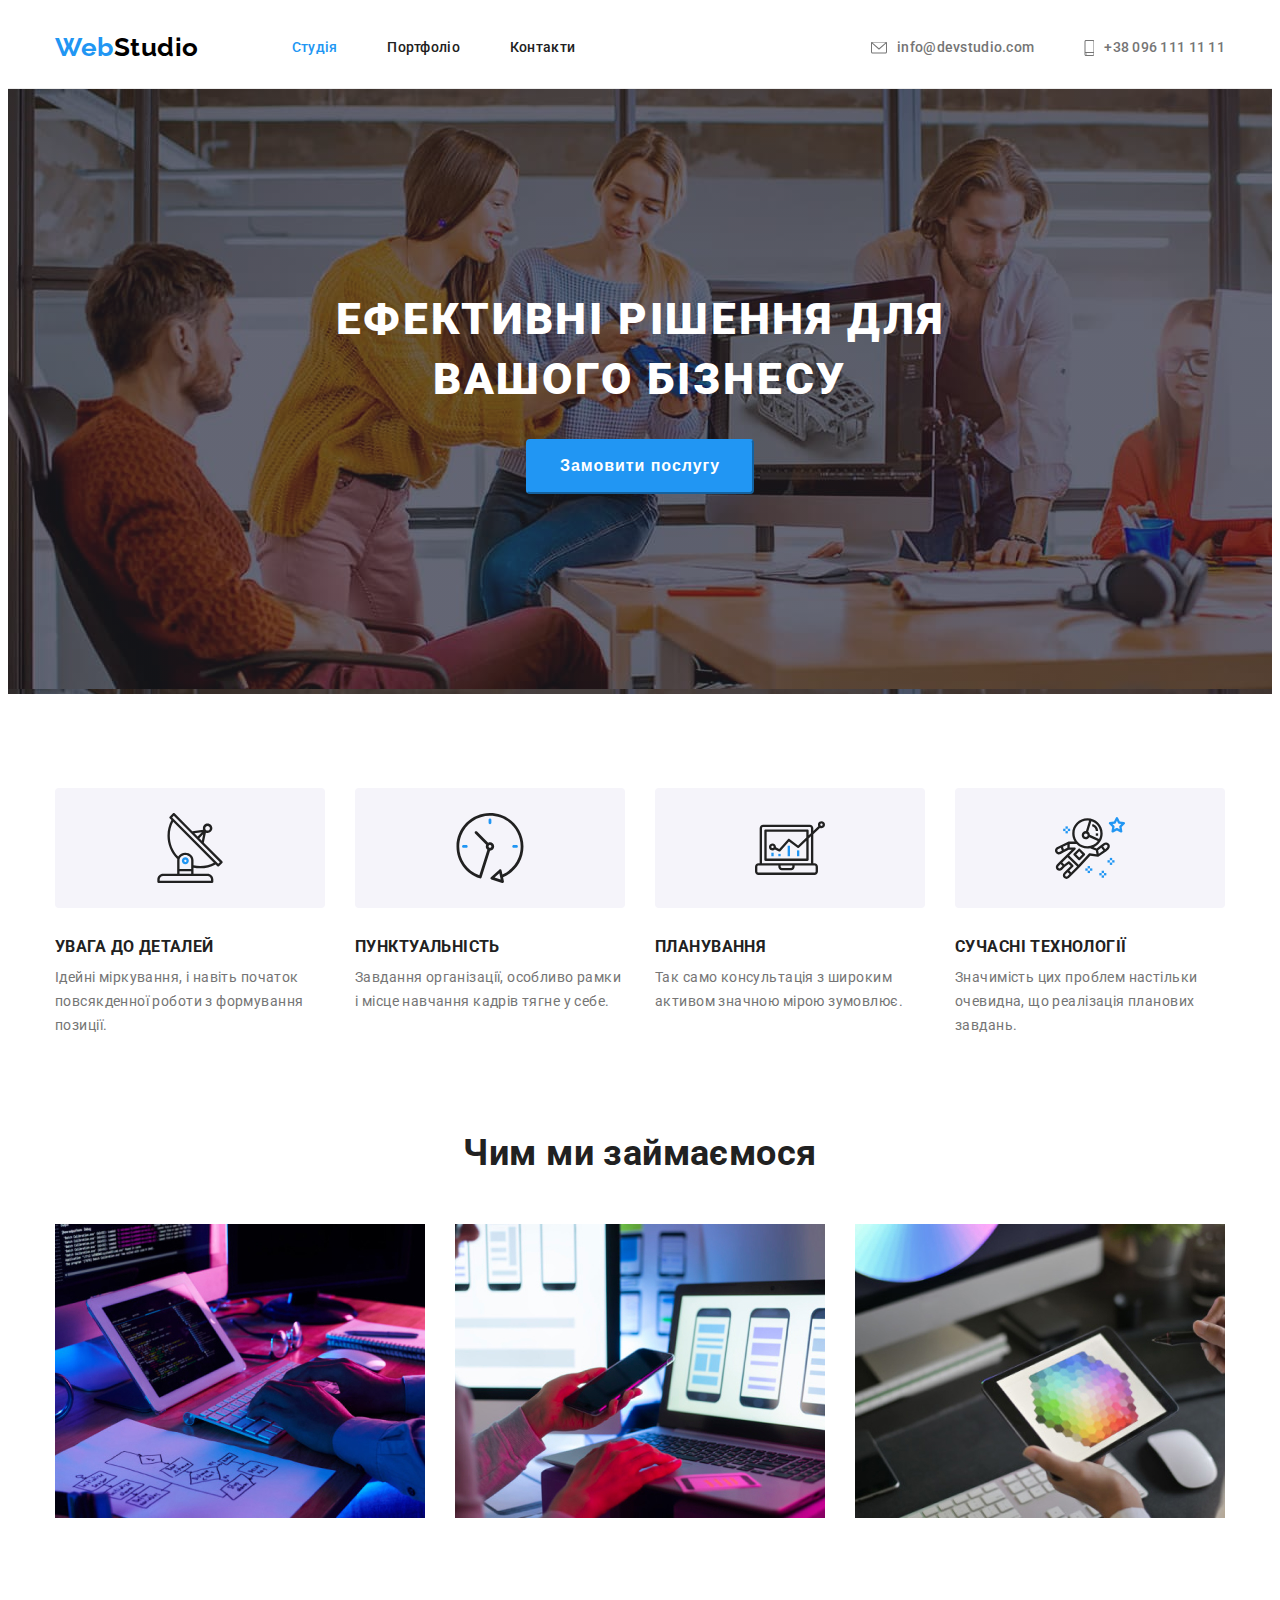
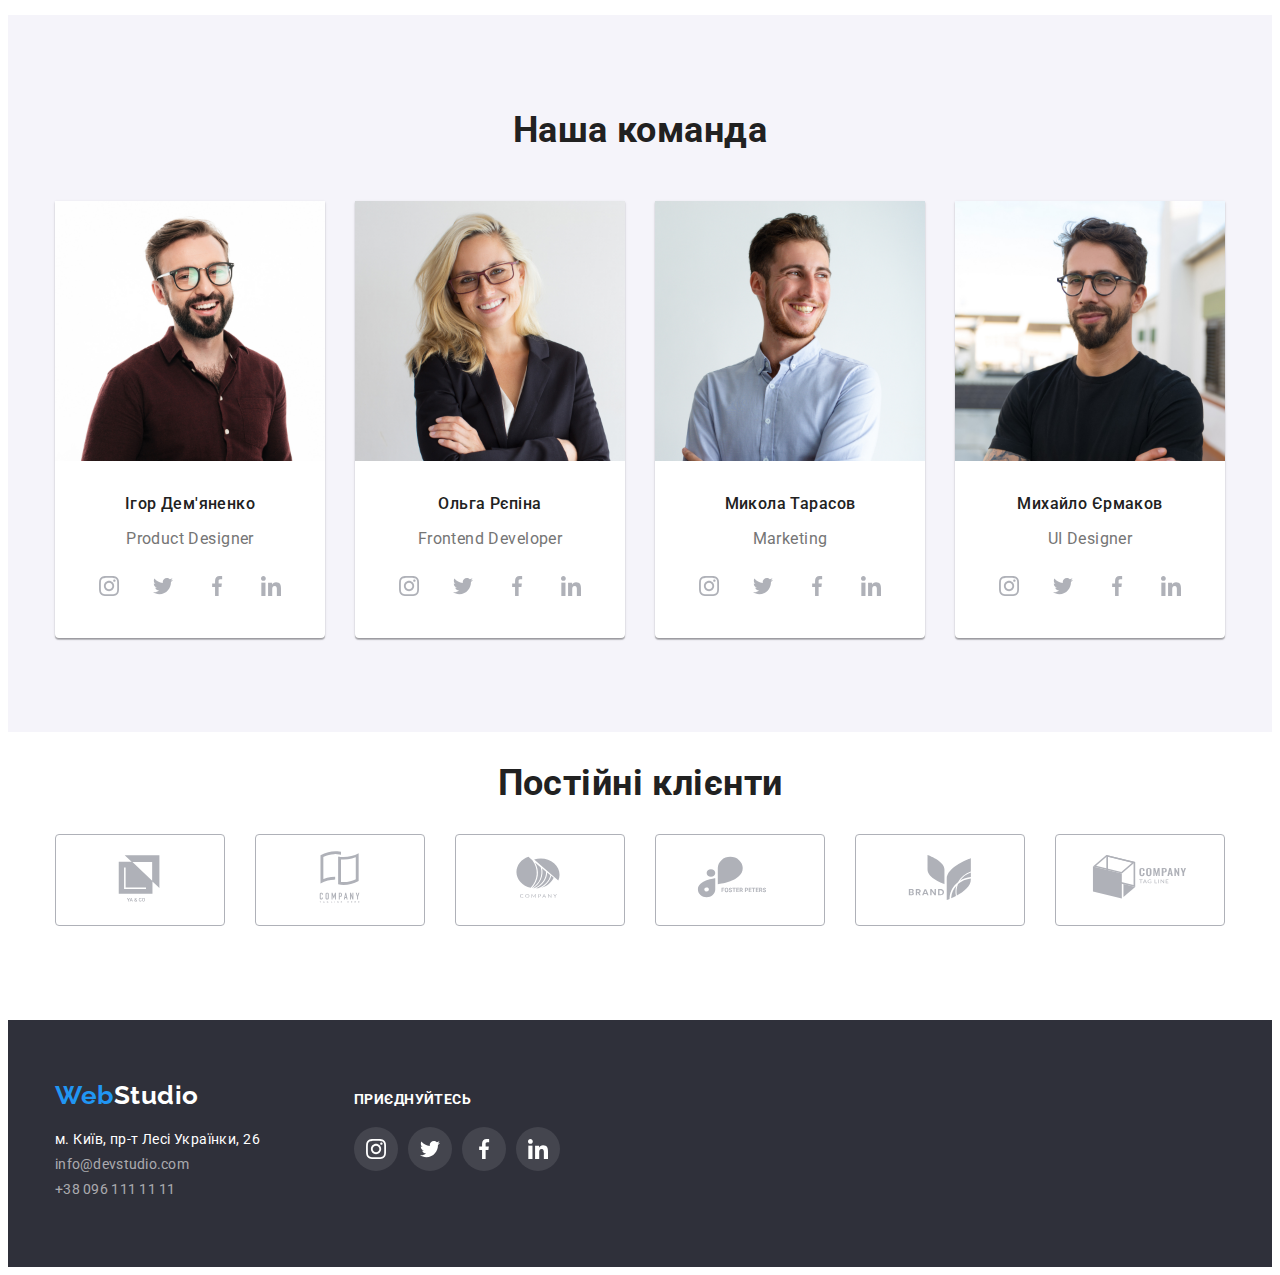
<file: index.html>
<!DOCTYPE html>
<html lang="uk">
  <head>
    <meta charset="UTF-8" />
    <meta http-equiv="X-UA-Compatible" content="IE=edge" />
    <meta name="viewport" content="width=device-width, initial-scale=1.0" />
    <title>Home page</title>
    <link rel="stylesheet" href="css/styles.css" />
  </head>

  <body>
    <header class="header">
      <div class="container header-container">
        <nav class="header-nav">
          <a class="header-logo logo" href="./index.html"
            ><span>Web</span>Studio</a
          >
          <ul class="header-nav-items">
            <li class="header-nav-item">
              <a class="header-nav-link active" href="./index.html">Студія</a>
            </li>
            <li class="header-nav-item">
              <a class="header-nav-link" href="./portfolio.html">Портфоліо</a>
            </li>
            <li class="header-nav-item">
              <a class="header-nav-link" href="#">Контакти</a>
            </li>
          </ul>
        </nav>
        <ul class="header-contact-items">
          <li class="header-contact-item">
            <a class="header-contact-link" href="mailto:info@devstudio.com">
              <svg width="16" height="12">
                <use href="./images/symbol-defs.svg#icon-envelope"></use></svg
              >info@devstudio.com</a
            >
          </li>
          <li class="header-contact-item">
            <a class="header-contact-link" href="tel:+380961111111">
              <svg width="10" height="16">
                <use href="./images/symbol-defs.svg#icon-smartphone"></use></svg
              >+38 096 111 11 11</a
            >
          </li>
        </ul>
      </div>
    </header>
    <main>
      <section class="section-banner">
        <h1 class="page-title">
          Ефективні рішення для<br />
          вашого бізнесу
        </h1>
        <button class="section-banner-btn" type="button" data-modalopen>
          Замовити послугу
        </button>
      </section>
      <section class="section-value container">
        <h2 hidden>характеристики</h2>
        <ul class="section-value-items">
          <li class="section-value-item">
            <div class="section-value-icon">
              <svg width="70" height="70">
                <use href="./images/symbol-defs.svg#icon-antenna"></use>
              </svg>
            </div>
            <h3 class="section-value-title">УВАГА ДО ДЕТАЛЕЙ</h3>
            <p class="section-value-deskription">
              Ідейні міркування, і навіть початок повсякденної роботи з
              формування позиції.
            </p>
          </li>
          <li class="section-value-item">
            <div class="section-value-icon">
              <svg width="70" height="70">
                <use href="./images/symbol-defs.svg#icon-clock"></use>
              </svg>
            </div>
            <h3 class="section-value-title">ПУНКТУАЛЬНІСТЬ</h3>
            <p class="section-value-deskription">
              Завдання організації, особливо рамки і місце навчання кадрів тягне
              у себе.
            </p>
          </li>
          <li class="section-value-item">
            <div class="section-value-icon">
              <svg width="70" height="70">
                <use href="./images/symbol-defs.svg#icon-diagram"></use>
              </svg>
            </div>
            <h3 class="section-value-title">ПЛАНУВАННЯ</h3>
            <p class="section-value-deskription">
              Так само консультація з широким активом значною мірою зумовлює.
            </p>
          </li>
          <li class="section-value-item">
            <div class="section-value-icon">
              <svg width="70" height="70">
                <use href="./images/symbol-defs.svg#icon-astronaut"></use>
              </svg>
            </div>
            <h3 class="section-value-title">СУЧАСНІ ТЕХНОЛОГІЇ</h3>
            <p class="section-value-deskription">
              Значимість цих проблем настільки очевидна, що реалізація планових
              завдань.
            </p>
          </li>
        </ul>
      </section>
      <section class="buisineіs-section container">
        <h2 class="buisineіs-section-title section-title">Чим ми займаємося</h2>
        <ul class="buisineіs-section-items">
          <li class="buisineіs-section-item">
            <img
              src="images/home-page/img1.jpg"
              alt="image"
              width="370"
              height="294"
            />
          </li>
          <li class="buisineіs-section-item">
            <img
              src="images/home-page/img2.jpg"
              alt="image"
              width="370"
              height="294"
            />
          </li>
          <li class="buisineіs-section-item">
            <img
              src="images/home-page/img3.jpg"
              alt="image"
              width="370"
              height="294"
            />
          </li>
        </ul>
      </section>
      <section class="team-section">
        <div class="container">
          <h2 class="team-section-title section-title">Наша команда</h2>
          <ul class="team-section-items">
            <li class="team-section-item">
              <img
                src="images/home-page/img4.jpg"
                alt="photo"
                width="270"
                height="260"
              />
              <div class="team-item-info">
                <h3 class="team-item-title">Ігор Дем'яненко</h3>
                <p class="team-item-deskription">Product Designer</p>
                <ul class="social-list">
                  <li class="social-item">
                    <a class="social-link" href="#">
                      <svg width="20" height="20">
                        <use
                          href="./images/symbol-defs.svg#icon-instagram"
                        ></use>
                      </svg>
                    </a>
                  </li>
                  <li class="social-item">
                    <a class="social-link" href="#">
                      <svg class="social-icon" width="20" height="20">
                        <use href="./images/symbol-defs.svg#icon-twitter"></use>
                      </svg>
                    </a>
                  </li>
                  <li class="social-item">
                    <a class="social-link" href="#">
                      <svg class="social-icon" width="20" height="20">
                        <use
                          href="./images/symbol-defs.svg#icon-facebook"
                        ></use>
                      </svg>
                    </a>
                  </li>
                  <li class="social-item">
                    <a class="social-link" href="#">
                      <svg class="social-icon" width="20" height="20">
                        <use
                          href="./images/symbol-defs.svg#icon-linkedin"
                        ></use>
                      </svg>
                    </a>
                  </li>
                </ul>
              </div>
            </li>
            <li class="team-section-item">
              <img
                src="images/home-page/img5.jpg"
                alt="photo"
                width="270"
                height="260"
              />
              <div class="team-item-info">
                <h3 class="team-item-title">Ольга Рєпіна</h3>
                <p class="team-item-deskription">Frontend Developer</p>
                <ul class="social-list list">
                  <li class="social-item">
                    <a href="" class="social-link">
                      <svg class="social-icon" width="20" height="20">
                        <use
                          href="./images/symbol-defs.svg#icon-instagram"
                        ></use>
                      </svg>
                    </a>
                  </li>
                  <li class="social-item">
                    <a href="" class="social-link">
                      <svg class="social-icon" width="20" height="20">
                        <use href="./images/symbol-defs.svg#icon-twitter"></use>
                      </svg>
                    </a>
                  </li>
                  <li class="social-item">
                    <a href="" class="social-link">
                      <svg class="social-icon" width="20" height="20">
                        <use
                          href="./images/symbol-defs.svg#icon-facebook"
                        ></use>
                      </svg>
                    </a>
                  </li>
                  <li class="social-item">
                    <a href="" class="social-link">
                      <svg class="social-icon" width="20" height="20">
                        <use
                          href="./images/symbol-defs.svg#icon-linkedin"
                        ></use>
                      </svg>
                    </a>
                  </li>
                </ul>
              </div>
            </li>
            <li class="team-section-item">
              <img
                src="images/home-page/img6.jpg"
                alt="photo"
                width="270"
                height="260"
              />
              <div class="team-item-info">
                <h3 class="team-item-title">Микола Тарасов</h3>
                <p class="team-item-deskription">Marketing</p>
                <ul class="social-list list">
                  <li class="social-item">
                    <a href="" class="social-link">
                      <svg class="social-icon" width="20" height="20">
                        <use
                          href="./images/symbol-defs.svg#icon-instagram"
                        ></use>
                      </svg>
                    </a>
                  </li>
                  <li class="social-item">
                    <a href="" class="social-link">
                      <svg class="social-icon" width="20" height="20">
                        <use href="./images/symbol-defs.svg#icon-twitter"></use>
                      </svg>
                    </a>
                  </li>
                  <li class="social-item">
                    <a href="" class="social-link">
                      <svg class="social-icon" width="20" height="20">
                        <use
                          href="./images/symbol-defs.svg#icon-facebook"
                        ></use>
                      </svg>
                    </a>
                  </li>
                  <li class="social-item">
                    <a href="" class="social-link">
                      <svg class="social-icon" width="20" height="20">
                        <use
                          href="./images/symbol-defs.svg#icon-linkedin"
                        ></use>
                      </svg>
                    </a>
                  </li>
                </ul>
              </div>
            </li>
            <li class="team-section-item">
              <img
                src="images/home-page/img7.jpg"
                alt="photo"
                width="270"
                height="260"
              />
              <div class="team-item-info">
                <h3 class="team-item-title">Михайло Єрмаков</h3>
                <p class="team-item-deskription">UI Designer</p>
                <ul class="social-list list">
                  <li class="social-item">
                    <a href="" class="social-link">
                      <svg class="social-icon" width="20" height="20">
                        <use
                          href="./images/symbol-defs.svg#icon-instagram"
                        ></use>
                      </svg>
                    </a>
                  </li>
                  <li class="social-item">
                    <a href="" class="social-link">
                      <svg class="social-icon" width="20" height="20">
                        <use href="./images/symbol-defs.svg#icon-twitter"></use>
                      </svg>
                    </a>
                  </li>
                  <li class="social-item">
                    <a href="" class="social-link">
                      <svg class="social-icon" width="20" height="20">
                        <use
                          href="./images/symbol-defs.svg#icon-facebook"
                        ></use>
                      </svg>
                    </a>
                  </li>
                  <li class="social-item">
                    <a href="" class="social-link">
                      <svg class="social-icon" width="20" height="20">
                        <use
                          href="./images/symbol-defs.svg#icon-linkedin"
                        ></use>
                      </svg>
                    </a>
                  </li>
                </ul>
              </div>
            </li>
          </ul>
        </div>
      </section>
      <section class="logo-section container">
        <h2 class="logo-section-logo">Постійні клієнти</h2>
        <ul class="logo-section-items">
          <li class="logo-section-item">
            <div class="logo-section-inlin">
              <a class="logo-section-link" href="#">
                <svg width="106" height="60">
                  <use href="./images/symbol-defs.svg#icon-Logo"></use>
                </svg>
              </a>
            </div>
          </li>
          <li class="logo-section-item">
            <div class="logo-section-inlin">
              <a class="logo-section-link" href="#">
                <svg width="106" height="60">
                  <use href="./images/symbol-defs.svg#icon-Logo1"></use>
                </svg>
              </a>
            </div>
          </li>
          <li class="clogo-section-item">
            <div class="logo-section-inlin">
              <a class="logo-section-link" href="#">
                <svg width="106" height="60">
                  <use href="./images/symbol-defs.svg#icon-Logo2"></use>
                </svg>
              </a>
            </div>
          </li>
          <li class="logo-section-item">
            <div class="logo-section-inlin">
              <a class="logo-section-link" href="#">
                <svg width="106" height="60">
                  <use href="./images/symbol-defs.svg#icon-Logo3"></use>
                </svg>
              </a>
            </div>
          </li>
          <li class="logo-section-item">
            <div class="logo-section-inlin">
              <a class="logo-section-link" href="#">
                <svg width="106" height="60">
                  <use href="./images/symbol-defs.svg#icon-Logo4"></use>
                </svg>
              </a>
            </div>
          </li>
          <li class="logo-section-item">
            <div class="logo-section-inlin">
              <a class="logo-section-link" href="#">
                <svg width="106" height="60">
                  <use href="./images/symbol-defs.svg#icon-Logo5"></use>
                </svg>
              </a>
            </div>
          </li>
        </ul>
      </section>
    </main>
    <footer class="footer">
      <div class="container footer-inline">
        <div class="container-footer">
          <a class="footer-logo logo" href="./index.html"
            ><span>Web</span>Studio</a
          >
          <address class="footer-address">
            <ul class="footer-address-items">
              <li class="footer-address-item deskription">
                м. Київ, пр-т Лесі Українки, 26
              </li>
              <li class="footer-address-item">
                <a class="footer-address-link" href="mailto:info@devstudio.com"
                  >info@devstudio.com</a
                >
              </li>
              <li class="footer-address-item">
                <a class="footer-address-link" href="tel:+380691111111"
                  >+38 096 111 11 11</a
                >
              </li>
            </ul>
          </address>
        </div>
        <div class="container-footer join-in">
          <p class="fopter-svg-inline">приєднуйтесь</p>
          <ul class="footer-svg-items">
            <li class="footer-svg-item">
              <a class="footer-svg-link" href="#">
                <svg width="20" height="20">
                  <use href="./images/symbol-defs.svg#icon-instagram"></use>
                </svg>
              </a>
            </li>
            <li class="footer-svg-item">
              <a class="footer-svg-link" href="#">
                <svg width="20" height="20">
                  <use href="./images/symbol-defs.svg#icon-twitter"></use>
                </svg>
              </a>
            </li>
            <li class="footer-svg-item">
              <a class="footer-svg-link" href="#">
                <svg width="20" height="20">
                  <use href="./images/symbol-defs.svg#icon-facebook"></use>
                </svg>
              </a>
            </li>
            <li class="footer-svg-item">
              <a class="footer-svg-link" href="#">
                <svg width="20" height="20">
                  <use href="./images/symbol-defs.svg#icon-linkedin"></use>
                </svg>
              </a>
            </li>
          </ul>
        </div>
      </div>
    </footer>
   <!--<div class="backdrop is-hidden" data-modal>
    <div class="modal">
<button class="modal-close">
  <svg class="icon-close-btn" width="18" height="18">
    <use href="./images/"></use>
  </svg>
</button>
    </div>
    </div>
    <script src="./js/modal.js"></script>-->
  </body>
</html>
</file>
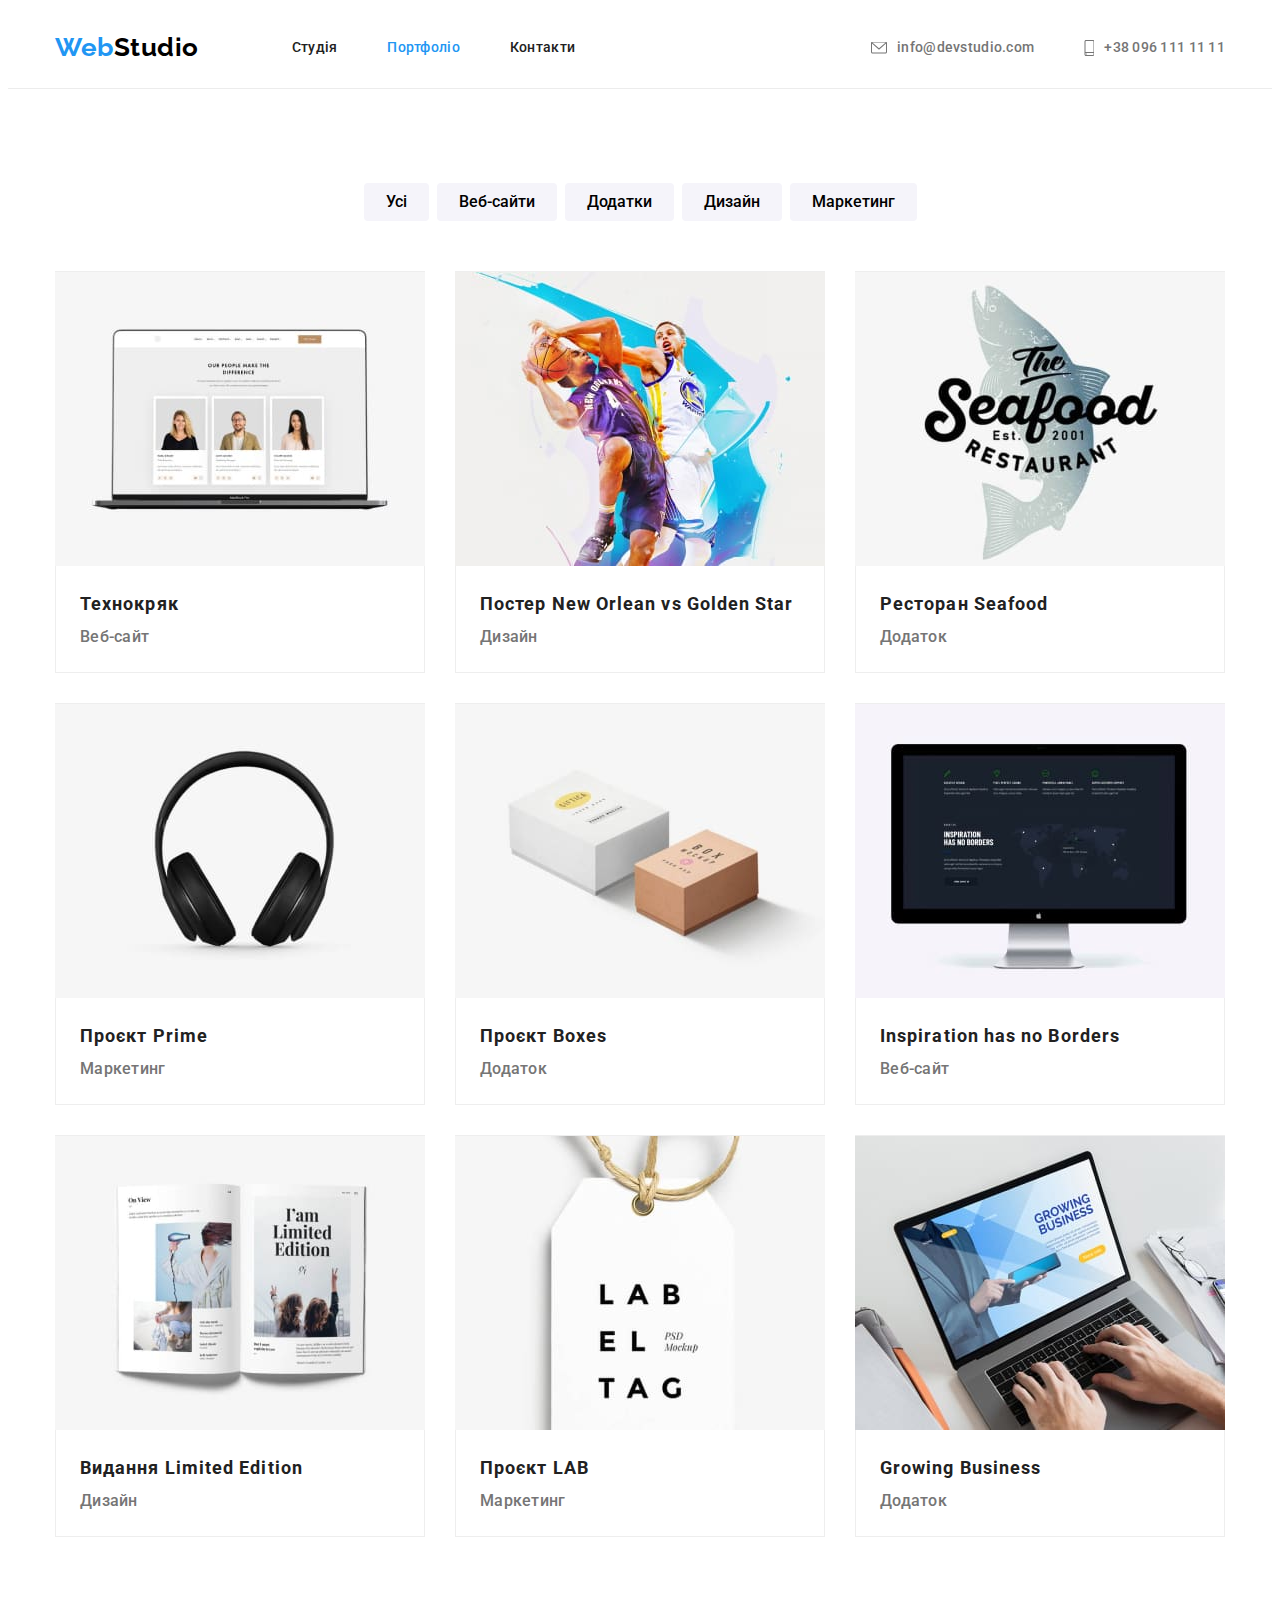
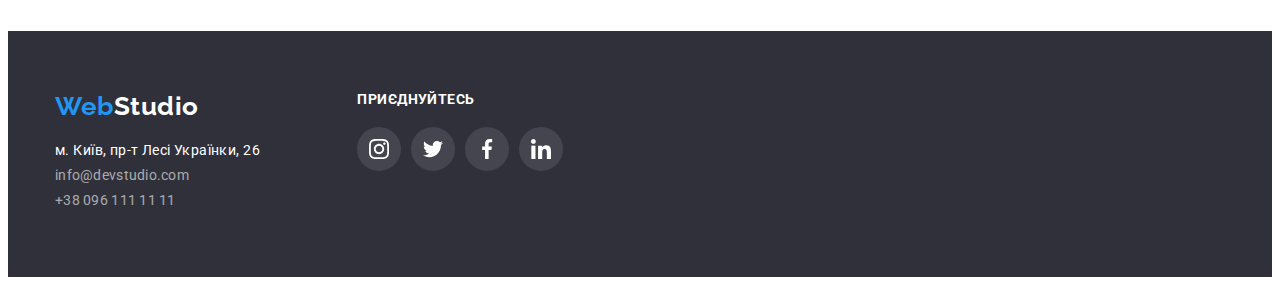
<file: portfolio.html>
<!DOCTYPE html>
<html lang="uk">
  <head>
    <meta charset="UTF-8" />
    <meta http-equiv="X-UA-Compatible" content="IE=edge" />
    <meta name="viewport" content="width=device-width, initial-scale=1.0" />
    <title>Portfolio</title>
    <link rel="stylesheet" href="css/styles.css" />
  </head>
  <body>
    <header class="header">
      <div class="container header-container">
        <nav class="header-nav">
          <a class="header-logo logo" href="./index.html"
            ><span>Web</span>Studio</a
          >
          <ul class="header-nav-items">
            <li class="header-nav-item">
              <a class="header-nav-link" href="./index.html">Студія</a>
            </li>
            <li class="header-nav-item">
              <a class="header-nav-link active" href="./portfolio.html"
                >Портфоліо</a
              >
            </li>
            <li class="header-nav-item">
              <a class="header-nav-link" href="#">Контакти</a>
            </li>
          </ul>
        </nav>
        <ul class="header-contact-items">
          <li class="header-contact-item">
            <a class="header-contact-link" href="mailto:info@devstudio.com">
              <svg width="16" height="12">
                <use href="./images/symbol-defs.svg#icon-envelope"></use></svg
              >info@devstudio.com</a
            >
          </li>
          <li class="header-contact-item">
            <a class="header-contact-link" href="tel:+380961111111">
              <svg width="10" height="16">
                <use href="./images/symbol-defs.svg#icon-smartphone"></use></svg
              >+38 096 111 11 11</a
            >
          </li>
        </ul>
      </div>
    </header>
    <main>
      <section class="project container">
        <ul class="project-button-items">
          <li class="project-button-item">
            <button class="project-button-action" type="button">Усі</button>
          </li>
          <li class="project-button-item">
            <button class="project-button-action" type="button">
              Веб-сайти
            </button>
          </li>
          <li class="project-button-item">
            <button class="project-button-action" type="button">Додатки</button>
          </li>
          <li class="project-button-item">
            <button class="project-button-action" type="button">Дизайн</button>
          </li>
          <li class="project-button-item">
            <button class="project-button-action" type="button">
              Маркетинг
            </button>
          </li>
        </ul>
        <h2 hidden>projects</h2>
        <ul class="project-section-items">
          <li class="project-section-item">
            <a>
              <img
                class="project-section-img"
                src="images/portfolio/img-1.jpg"
                alt="image"
              />
              <div class="project-section-info">
                <h3 class="project-section-title">Технокряк</h3>
                <p class="project-section-subtitle">Веб-сайт</p>
              </div>
            </a>
          </li>
          <li class="project-section-item">
            <a>
              <img
                class="project-section-img"
                src="images/portfolio/img-2.jpg"
                alt="image"
              />
              <div class="project-section-info">
                <h3 class="project-section-title">
                  Постер New Orlean vs Golden Star
                </h3>
                <p class="project-section-subtitle">Дизайн</p>
              </div>
            </a>
          </li>
          <li class="project-section-item">
            <a>
              <img
                class="project-section-img"
                src="images/portfolio/img-3.jpg"
                alt="image"
              />
              <div class="project-section-info">
                <h3 class="project-section-title">Ресторан Seafood</h3>
                <p class="project-section-subtitle">Додаток</p>
              </div>
            </a>
          </li>
          <li class="project-section-item">
            <a>
              <img
                class="project-section-img"
                src="images/portfolio/img-4.jpg"
                alt="image"
              />
              <div class="project-section-info">
                <h3 class="project-section-title">Проєкт Prime</h3>
                <p class="project-section-subtitle">Маркетинг</p>
              </div>
            </a>
          </li>
          <li class="project-section-item">
            <a>
              <img
                class="project-section-img"
                src="images/portfolio/img-5.jpg"
                alt="image"
              />
              <div class="project-section-info">
                <h3 class="project-section-title">Проєкт Boxes</h3>
                <p class="project-section-subtitle">Додаток</p>
              </div>
            </a>
          </li>
          <li class="project-section-item">
            <a>
              <img
                class="project-section-img"
                src="images/portfolio/img-6.jpg"
                alt="image"
              />
              <div class="project-section-info">
                <h3 class="project-section-title">
                  Inspiration has no Borders
                </h3>
                <p class="project-section-subtitle">Веб-сайт</p>
              </div>
            </a>
          </li>
          <li class="project-section-item">
            <a>
              <img
                class="project-section-img"
                src="images/portfolio/img-7.jpg"
                alt="image"
              />
              <div class="project-section-info">
                <h3 class="project-section-title">Видання Limited Edition</h3>
                <p class="project-section-subtitle">Дизайн</p>
              </div>
            </a>
          </li>
          <li class="project-section-item">
            <a>
              <img
                class="project-section-img"
                src="images/portfolio/img-8.jpg"
                alt="image"
              />
              <div class="project-section-info">
                <h3 class="project-section-title">Проєкт LAB</h3>
                <p class="project-section-subtitle">Маркетинг</p>
              </div>
            </a>
          </li>
          <li class="project-section-item">
            <a>
              <img
                class="project-section-img"
                src="images/portfolio/img-9.jpg"
                alt="image"
              />
              <div class="project-section-info">
                <h3 class="project-section-title">Growing Business</h3>
                <p class="project-section-subtitle">Додаток</p>
              </div>
            </a>
          </li>
        </ul>
      </section>
    </main>
    <footer class="footer">
      <div class="container">
        <div class="container-footer">
          <a class="footer-logo logo" href="./index.html"
            ><span>Web</span>Studio</a
          >
          <address class="footer-address">
            <ul class="footer-address-items">
              <li class="footer-address-item deskription">
                м. Київ, пр-т Лесі Українки, 26
              </li>
              <li class="footer-address-item">
                <a class="footer-address-link" href="mailto:info@devstudio.com"
                  >info@devstudio.com</a
                >
              </li>
              <li class="footer-address-item">
                <a class="footer-address-link" href="tel:+380691111111"
                  >+38 096 111 11 11</a
                >
              </li>
            </ul>
          </address>
        </div>
        <div class="container-footer join-in">
          <p class="fopter-svg-inline">приєднуйтесь</p>
          <ul class="footer-svg-items">
            <li class="footer-svg-item">
              <a class="footer-svg-link" href="#">
                <svg width="20" height="20">
                  <use href="./images/symbol-defs.svg#icon-instagram"></use>
                </svg>
              </a>
            </li>
            <li class="footer-svg-item">
              <a class="footer-svg-link" href="#">
                <svg width="20" height="20">
                  <use href="./images/symbol-defs.svg#icon-twitter"></use>
                </svg>
              </a>
            </li>
            <li class="footer-svg-item">
              <a class="footer-svg-link" href="#">
                <svg width="20" height="20">
                  <use href="./images/symbol-defs.svg#icon-facebook"></use>
                </svg>
              </a>
            </li>
            <li class="footer-svg-item">
              <a class="footer-svg-link" href="#">
                <svg width="20" height="20">
                  <use href="./images/symbol-defs.svg#icon-linkedin"></use>
                </svg>
              </a>
            </li>
          </ul>
        </div>
      </div>
    </footer>
  </body>
</html>
</file>
<file: css/styles.css>
@import url("https://fonts.googleapis.com/css2?family=Raleway:wght@700&family=Roboto:wght@400;500;700;900&display=swap");

:root {
  --color-mine-shaft: #212121;
  --color-dodger-blue: #2196f3;
  --color-white: #ffffff;
  --color-tuna: #2f303a;
  --color-black: #000000;
  --color-boulder: #757575;
  --color-white-transperent: rgba(255, 255, 255, 0.6);
  --color-wild-sand: #f5f5f5;
  --color-whisper: #f5f4fa;
  --color-black-transparent: rgba(0, 0, 0, 0.15);
  --color-gallery: #eeeeee;
  --color-Bombay: #afb1b8;
}

body {
  font-family: "Roboto", sans-serif;
  color: var(--color-mine-shaft);
  letter-spacing: 0.03em;
  font-size: 14px;
}

a {
  text-decoration: none;
  color: var(--color-mine-shaft);
  font-weight: 500;
  line-height: 1.14;
  letter-spacing: 0.02em;
}

a.active {
  color: var(--color-dodger-blue);
}

a:hover,
a:focus {
  color: var(--color-dodger-blue);
}

ul {
  padding: 0;
  margin: 0;
}

li {
  list-style-type: none;
}

.container {
  max-width: 1200px;
  box-sizing: border-box;
  padding: 0 15px;
  margin: 0 auto;
}

.logo {
  font-weight: 700;
  font-size: 26px;
  line-height: 1.19;
  font-family: "Raleway", sans-serif;
}

.logo span {
  color: var(--color-dodger-blue);
}

.logo.header-logo {
  color: var(--color-black);
  display: block;
  padding: 24px 0 25px;
  margin-right: 93px;
}

address {
  font-style: normal;
}

.header-nav-link {
  padding: 32px 0;
}
.header-contact-link {
  color: var(--color-boulder);
  display: inline-flex;
  gap: 10px;
  align-items: center;
  padding: 32px 0;
}

.header-contact-link svg {
  fill: var(--color-boulder);
}

.header-contact-link:hover svg,
.header-contact-link:focus svg {
  fill: var(--color-dodger-blue);
}

.section-banner {
  background: linear-gradient(rgba(47, 48, 58, 0.4), rgba(47, 48, 58, 0.4)),
    url("../images/home-page/img8.jpg");
  text-align: center;
  padding: 200px 0;
}

.page-title {
  font-weight: 900;
  font-size: 44px;
  line-height: 1.37;
  text-align: center;
  letter-spacing: 0.06em;
  text-transform: uppercase;
  color: var(--color-white);
  margin: 0 0 30px;
}

.section-banner-btn {
  font-weight: 700;
  font-size: 16px;
  line-height: 1.88;
  text-align: center;
  letter-spacing: 0.06em;
  color: var(--color-white);
  background: var(--color-dodger-blue);
  border-radius: 4px;
  border-color: var(--color-dodger-blue);
  padding: 10px 32px;
}

.section-value-title {
  line-height: 1.14;
  text-transform: uppercase;
  color: var(--color-mine-shaft);
  margin: 0 0 10px;
}

.section-value-deskription {
  line-height: 1.71;
  color: var(--color-boulder);
  margin: 0;
}

.buisineіs-section-title {
  font-weight: 700;
  font-size: 36px;
  line-height: 1.17;
  text-align: center;
}

.team-section-title {
  font-weight: 700;
  font-size: 36px;
  line-height: 1.17;
  text-align: center;
}

.team-section {
  background: var(--color-whisper);
  padding: 94px 0;
}

.team-item-title {
  font-weight: 500;
  font-size: 16px;
  line-height: 1.19;
  text-align: center;
  margin: 0 0 10px;
}

.team-item-deskription {
  font-size: 16px;
  line-height: 1.19;
  text-align: center;
  color: var(--color-boulder);
  margin: 030;
}

.logo.footer-logo {
  color: var(--color-white);
  margin-bottom: 20px;
  display: inline-block;
}

.deskription.footer-address-item {
  color: var(--color-white);
}

.footer-address-item {
  margin-bottom: 9px;
}

.footer-address-link {
  font-weight: 400;
  line-height: 1.17;
  color: var(--color-white-transperent);
}

.footer {
  background-color: var(--color-tuna);
}

/*---PORTFOLIO---*/

.project-button-action {
  font-weight: 500;
  font-size: 16px;
  line-height: 1.6;
  text-align: center;
  background: var(--color-whisper);
  border-radius: 4px;
  border: none;
}

.project-button-action:hover,
.project-button-action:focus {
  color: var(--color-white);
  background: var(--color-dodger-blue);
  box-shadow: 0px 3px 1px rgba(0, 0, 0, 0.1), 0px 1px 2px rgba(0, 0, 0, 0.08),
    0px 2px 2px rgba(0, 0, 0, 0.12);
}

.project-section-title {
  color: var(--color-mine-shaft);
  font-weight: 700;
  font-size: 18px;
  line-height: 2;
  letter-spacing: 0.06em;
  margin: 0;
}

.project-section-subtitle {
  font-size: 16px;
  line-height: 1.88;
  color: var(--color-boulder);
  margin: 0;
}

.project-section-info {
  padding: 20px 24px;
}

.project-section-img {
  display: block;
  margin-left: -1px;
  margin-right: -1px;
}
/*--Завдання 3 header--*/

.header-contacts-link {
  line-height: 1.7;
  letter-spacing: 0.03em;
  color: var(--color-boulder);
}

.header {
  border-bottom: 1px solid #ececec;
}

.header-container,
.header-nav,
.header-nav-items,
.header-contact-items {
  display: flex;
}

.header-nav-items,
.header-container {
  align-items: center;
}

.header-nav {
  margin-right: auto;
}

.header-nav-item:not(:last-child),
.header-contact-item:not(:last-child) {
  margin-right: 50px;
}

.header-contact-item:last-child {
  margin-bottom: -4px;
}

.footer {
  padding: 60px 0;
}

.section-value-item {
  width: calc((100% - 90px) / 4);
}

.section-value-items {
  display: flex;
  padding: 94px 0;
}

.section-value-item:not(:last-child) {
  margin-right: 30px;
}

.section-value-icon {
  background-color: var(--color-whisper);
  border-radius: 4px;
  height: 120px;
  display: flex;
  justify-content: center;
  align-items: center;
  margin-bottom: 30px;
}

.section-title {
  margin: 0 0 50px;
}

.buisineіs-section-items {
  display: flex;
  padding-bottom: 94px;
}

.buisineіs-section-item {
  width: calc((100% - 60) / 3);
}

.buisineіs-section-item:not(:last-child) {
  margin-right: 30px;
}

.team-section-item {
  background: var(--color-white);
  box-shadow: 0px 1px 3px rgba(0, 0, 0, 0.12), 0px 1px 1px rgba(0, 0, 0, 0.14),
    0px 2px 1px rgba(0, 0, 0, 0.2);
  border-radius: 0px 0px 4px 4px;
  width: calc((100% - 90px) / 4);
}

.team-section-item:not(:last-child) {
  margin-right: 30px;
}

.team-section-items {
  display: flex;
}

.team-item-info {
  padding: 30px 0;
}

/*--Завдання три портфоліо--*/
.project {
  padding: 94px 15px;
}

.project-button-items {
  display: flex;
  justify-content: center;
  margin: 0 0 50px;
}

.project-button-item:not(:last-child) {
  margin-right: 8px;
}

.project-button-action {
  font-family: "Roboto", sans-serif;
  padding: 6px 22px;
}

.btn {
  padding: 6px 25px;
}

.project-section-items {
  display: flex;
  flex-wrap: wrap;
}

.project-section-item:not(:nth-child(3n + 3)) {
  margin-right: 30px;
}

.project-section-item:not(:nth-last-child(-n + 3)) {
  margin-bottom: 30px;
}

.project-section-item {
  width: calc((100% - 60px) / 3);
  border: 1px solid var(--color-gallery);
  box-sizing: border-box;
}

.project-section-item:hover,
.project-section-item:focus {
  border: 1px solid var(--color-gallery);
  box-shadow: 0px 1px 1px rgba(0, 0, 0, 0.12), 0px 4px 4px rgba(0, 0, 0, 0.06),
    1px 4px 6px rgba(0, 0, 0, 0.16);
}

/*-- домашка чотири--*/

.social-list {
  display: flex;
  justify-content: center;
  gap: 10px;
}

.social-item {
  width: 44px;
  height: 44px;
}

.social-link {
  display: flex;
  align-items: center;
  justify-content: center;
  background-color: var(--color-white);
  border-radius: 50%;
  width: 100%;
  height: 100%;
}

.social-link:hover,
.social-link:focus {
  background-color: #2196f3;
}

.social-link svg {
  fill: var(--color-Bombay);
}

.social-link:hover svg,
.social-link:focus svg {
  fill: var(--color-white);
}

.logo-section-item {
  display: flexbox;
  justify-content: center;
}

.logo-section-items {
  display: flex;
  justify-content: center;
  gap: 30px;
  padding-bottom: 94px;
}

.logo-section-inlin {
  box-sizing: border-box;
  border: 1px solid #afb1b8;
  border-radius: 4px;
  width: 170px;
  height: 92px;
  display: flex;
  justify-content: center;
  align-items: center;
}

.logo-section-inlin svg {
  fill: var(--color-Bombay);
}

.logo-section-inlin:hover svg,
.logo-section-inlin:focus svg {
  fill: var(--color-dodger-blue);
}

.logo-section-inlin:hover,
.logo-section-inlin:focus {
  border: 1px solid var(--color-dodger-blue);
}

.logo-section-logo {
  font-style: normal;
  font-weight: 700;
  font-size: 36px;
  line-height: 1.17;
  text-align: center;
  color: var(--color-mine-shaft) #212121;
}

.container-footer {
  display: inline-block;
  vertical-align: top;
}

.container-footer:not(:last-child) {
  margin-right: 94px;
}

.container.footer-inline {
  display: flex;
  align-items: baseline;
}
.footer-svg-items {
  display: flex;
  justify-content: center;
  align-items: center;
}

.footer-svg-items {
  display: flex;
  justify-content: center;
  gap: 10px;
}

.footer-svg-item {
  width: 44px;
  height: 44px;
}

.footer-svg-link {
  display: flex;
  align-items: center;
  justify-content: center;
  background-color: rgba(255, 255, 255, 0.1);
  border-radius: 50%;
  width: 100%;
  height: 100%;
  fill: var(--color-white);
}

.fopter-svg-inline {
  font-style: normal;
  font-weight: 700;
  line-height: 16px;
  text-transform: uppercase;
  color: var(--color-white);
  margin: 0 0 20px;
}

.footer-svg-link:hover,
.footer-svg-link:focus {
  background-color: var(--color-dodger-blue);
}

.is-hidden .backdrop {
  visibility: visible;
  pointer-events: none;
  opacity: 0;
}

.modal {
  position: absolute;
  left: 50%;
  top: 50%;
  transform: translate(-50%, -50%);
  width: 528px;
  height: 581px;
  background-color: var(--color-white);
  border-radius: 4px;
}

.modal-close {
  position: absolute;
  top: 8px;
  right: 8px;
  width: 30px;
  height: 30px;
  border-radius: 50%;
  padding: 0;
  background-color: transparent;
  display: flex;
  justify-content: center;
  align-items: center;
  border: 1px solid rgba(0, 0, 0, 0.1);
}
</file>
